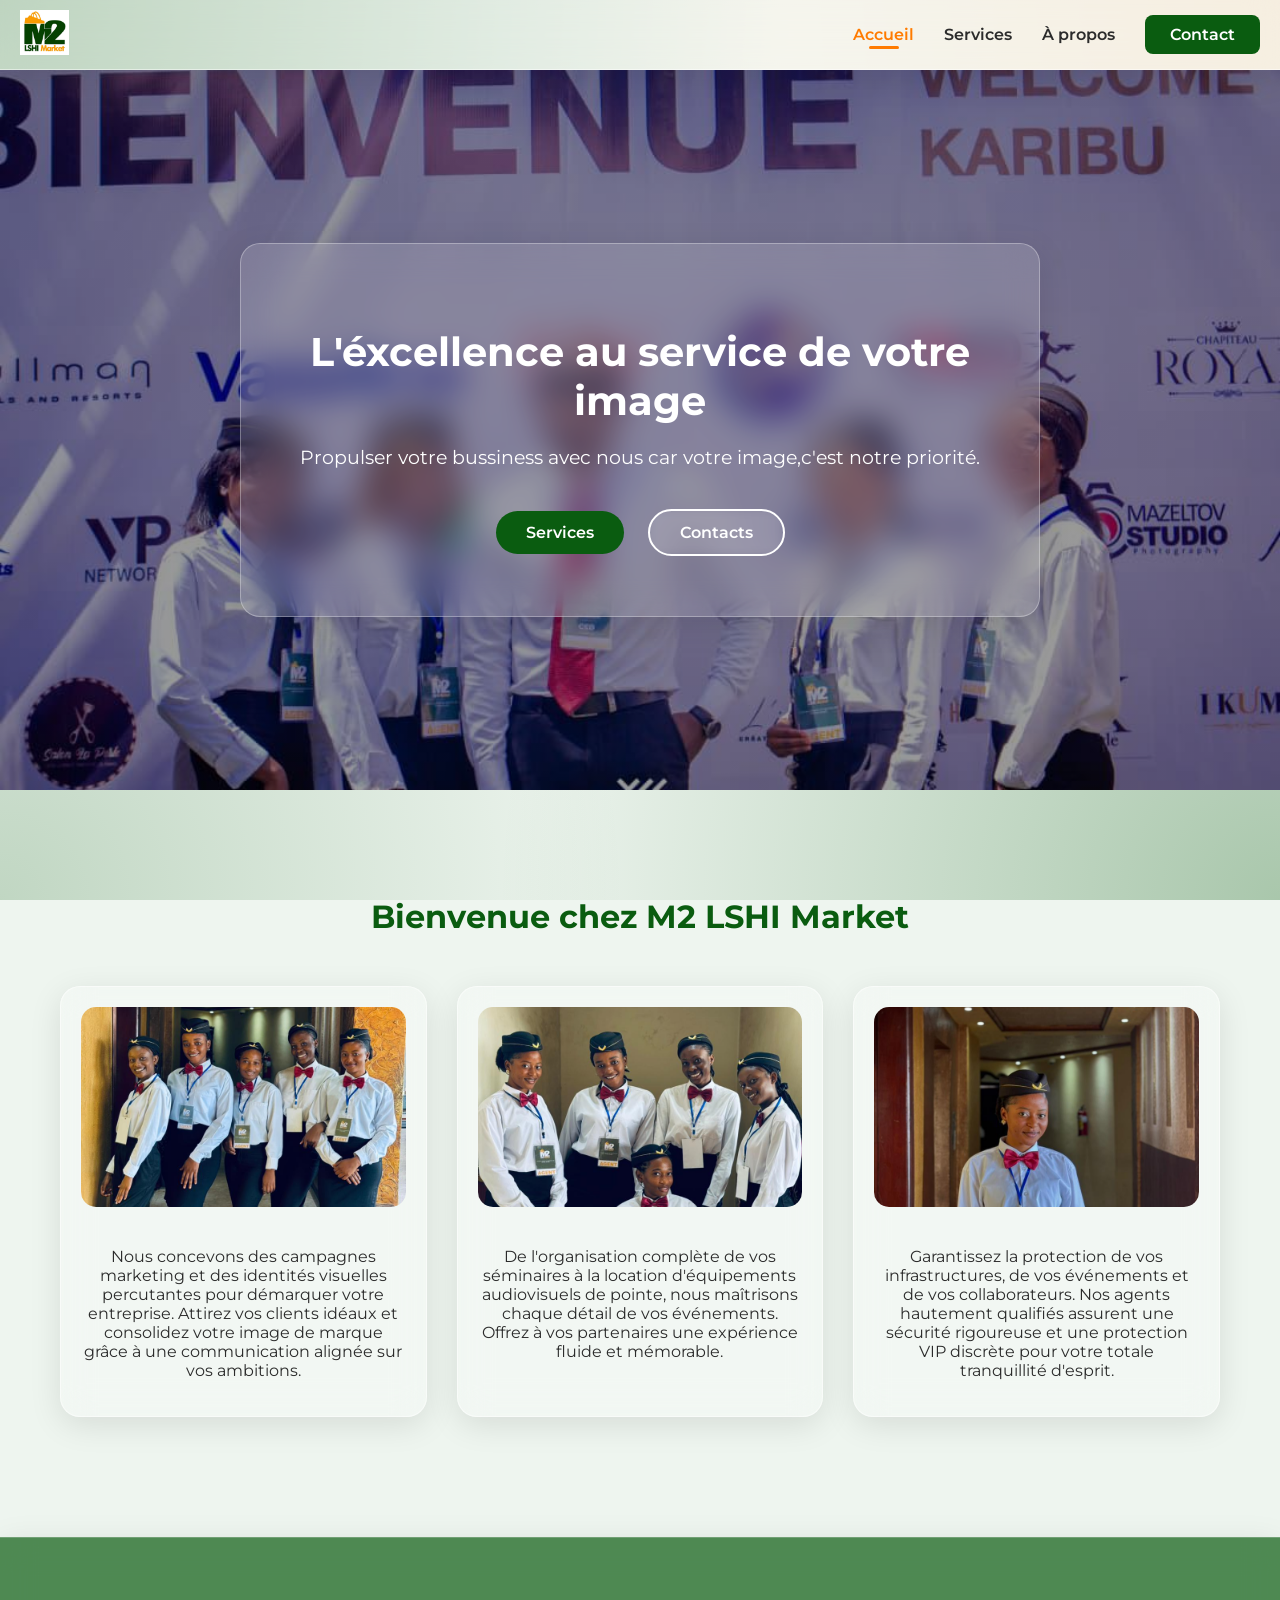
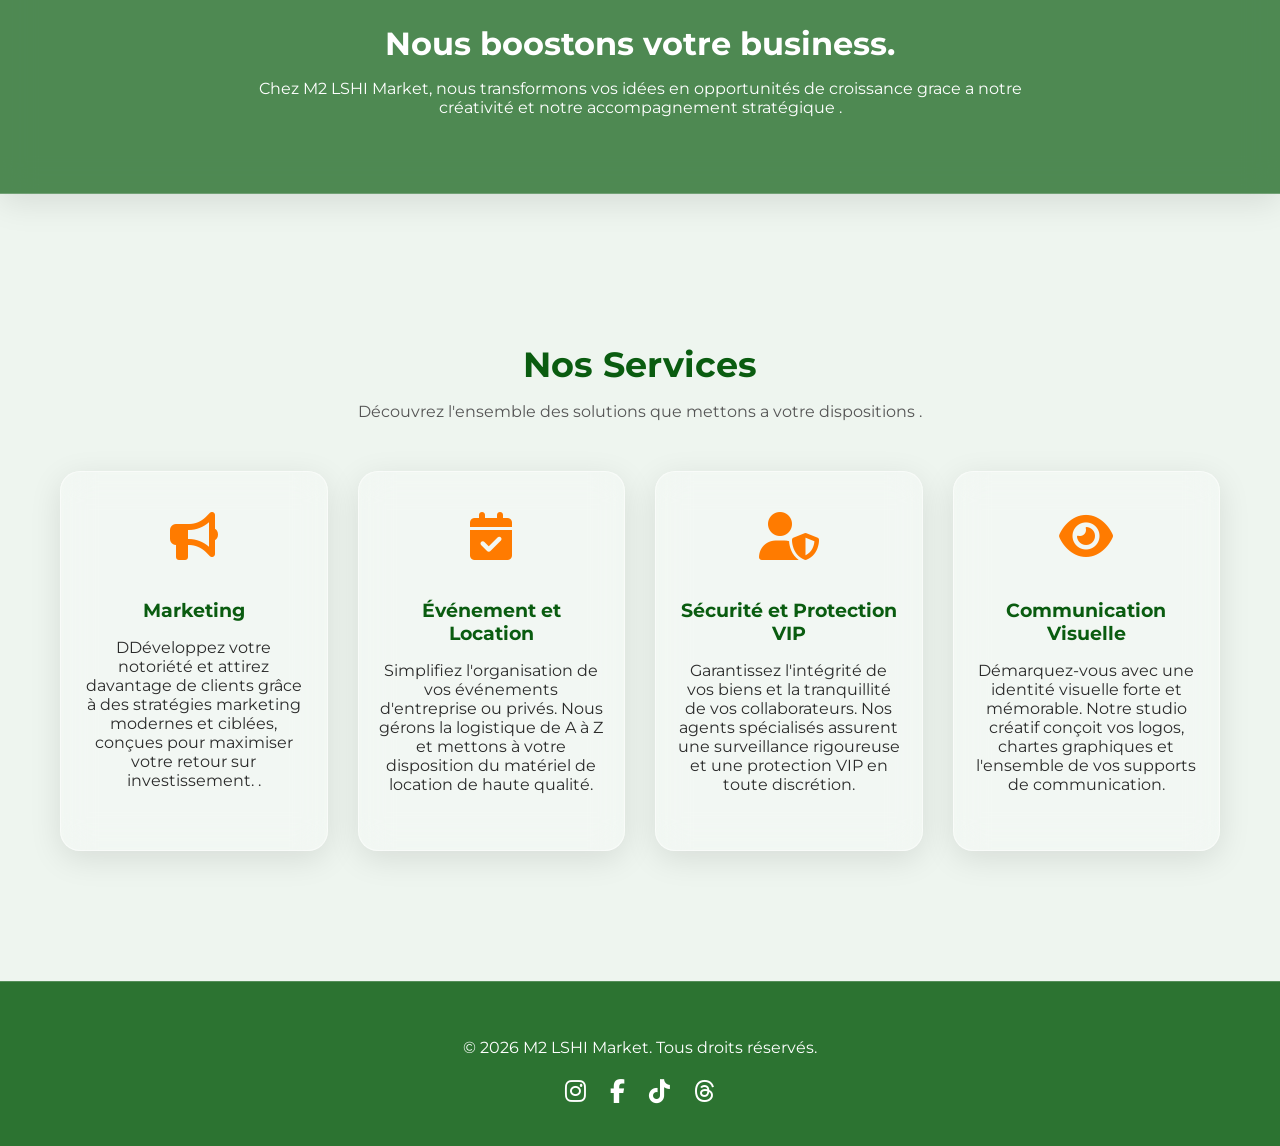
<file: index.html>
<!DOCTYPE html>
<html lang="fr">
<head>
    <meta charset="UTF-8">
    <meta name="viewport" content="width=device-width, initial-scale=1.0">
    <title>M2 LSHI Market - Accueil</title>
    <link rel="stylesheet" href="style.css">
    <link href="https://fonts.googleapis.com/css2?family=Montserrat:wght@400;600;700&display=swap" rel="stylesheet">
    <link rel="stylesheet" href="https://cdnjs.cloudflare.com/ajax/libs/font-awesome/6.4.0/css/all.min.css">
</head>
<body>

    <header class="header">
    <div class="logo">
        <img src="images/m2principale.jpeg" alt="M2 LSHI Market">
    </div>
    
    <input type="checkbox" id="menu-toggle" class="menu-toggle">
    
    <label for="menu-toggle" class="hamburger">
        <span></span>
        <span></span>
        <span></span>
    </label>

    <nav class="navbar">
        <a href="index.html" class="nav-link active">Accueil</a>
        <a href="services.html" class="nav-link">Services</a>
        <a href="a-propos.html" class="nav-link">À propos</a>
        <a href="contact.html" class="nav-link btn-contact">Contact</a>
    </nav>
</header>

    <section id="accueil" class="hero">
        <div class="hero-content">
            <h1>L'éxcellence au service de votre image </h1>
            <p>Propulser votre bussiness avec nous car votre image,c'est notre priorité. </p>
            <div class="hero-buttons">
                <a href="#services" class="btn btn-filled">Services</a>
                <a href="#contact" class="btn btn-outline">Contacts</a>
            </div>
        </div>
    </section>

<section id="a-propos" class="welcome-section">
        <h2>Bienvenue chez M2 LSHI Market</h2>
        <div class="welcome-grid">
            
            <div class="welcome-card">
                <img src="images/carte1.jpeg" alt="Description de l'image 1" class="welcome-img">
                <p>
Nous concevons des campagnes marketing et des identités visuelles percutantes pour démarquer votre entreprise. Attirez vos clients idéaux et consolidez votre image de marque grâce à une communication alignée sur vos ambitions.</p>
            </div>
            
            <div class="welcome-card">
                <img src="images/carte2.jpeg" alt="Description de l'image 2" class="welcome-img">
                <p>De l'organisation complète de vos séminaires à la location d'équipements audiovisuels de pointe, nous maîtrisons chaque détail de vos événements. Offrez à vos partenaires une expérience fluide et mémorable.</p>
            </div>
            
            <div class="welcome-card">
                <img src="images/carte3.jpeg" alt="Description de l'image 3" class="welcome-img">
                <p>Garantissez la protection de vos infrastructures, de vos événements et de vos collaborateurs. Nos agents hautement qualifiés assurent une sécurité rigoureuse et une protection VIP discrète pour votre totale tranquillité d'esprit.</p>
            </div>

        </div>
    </section>

    <section class="green-banner">
        <div class="banner-content">
            <h2>Nous boostons votre business.</h2>
            <p>Chez M2 LSHI Market, nous transformons vos idées  
                en opportunités de croissance grace a notre 
                créativité et notre accompagnement stratégique  .</p>
        </div>
    </section>

    <section id="services" class="services-section">
        <h2>Nos Services</h2>
        <p class="section-subtitle">Découvrez l'ensemble des solutions que mettons a votre dispositions .</p>
        
        <div class="services-grid">
            <div class="service-card">
                <i class="fa-solid fa-bullhorn service-icon"></i>
                <h3>Marketing</h3>
                <p>DDéveloppez votre notoriété et attirez davantage de clients grâce à des stratégies marketing modernes et ciblées, conçues pour maximiser votre retour sur investissement. .</p>
            </div>
            <div class="service-card">
                <i class="fa-solid fa-calendar-check service-icon"></i>
                <h3>Événement et Location</h3>
                <p>Simplifiez l'organisation de vos événements d'entreprise ou privés. Nous gérons la logistique de A à Z et mettons à votre disposition du matériel de location de haute qualité.</p>
            </div>
            <div class="service-card">
                <i class="fa-solid fa-user-shield service-icon"></i>
                <h3>Sécurité et Protection VIP</h3>
                <p>Garantissez l'intégrité de vos biens et la tranquillité de vos collaborateurs. Nos agents spécialisés assurent une surveillance rigoureuse et une protection VIP en toute discrétion.</p>
            </div>
            <div class="service-card">
                <i class="fa-solid fa-eye service-icon"></i>
                <h3>Communication Visuelle</h3>
                <p>Démarquez-vous avec une identité visuelle forte et mémorable. Notre studio créatif conçoit vos logos, chartes graphiques et l'ensemble de vos supports de communication.</p>
            </div>
        </div>
    </section>

    <!-- Footer -->
    <footer id="contact">
        <div class="footer-content">
            <p>&copy; 2026 M2 LSHI Market. Tous droits réservés.</p>
            <div class="social-links">
                <a href="https://www.instagram.com/m2_lshi_market?stkn=bjNrYzIwbng3ZDRu&utm_source=qr" target="_blank" title="Instagram"><i class="fa-brands fa-instagram"></i></a>
                <a href="https://www.facebook.com/profile.php?id=61556672341649&mibextid=wwXIfr&mibextid=wwXIfr" target="_blank" title="Facebook"><i class="fa-brands fa-facebook-f"></i></a>
                <!-- Nouveaux réseaux sociaux -->
                <a href="https://www.tiktok.com/@m2lshimarket?_r=1&_t=ZS-9AAsjNd81lU" target="_blank" title="TikTok"><i class="fa-brands fa-tiktok"></i></a>
                <a href="https://www.threads.com/@m2_lshi_market?invite=0" target="_blank" title="Threads"><i class="fa-brands fa-threads"></i></a>
            </div>
        </div>
    </footer>

    <script src="script.js"></script>
</body>
</html>
</file>
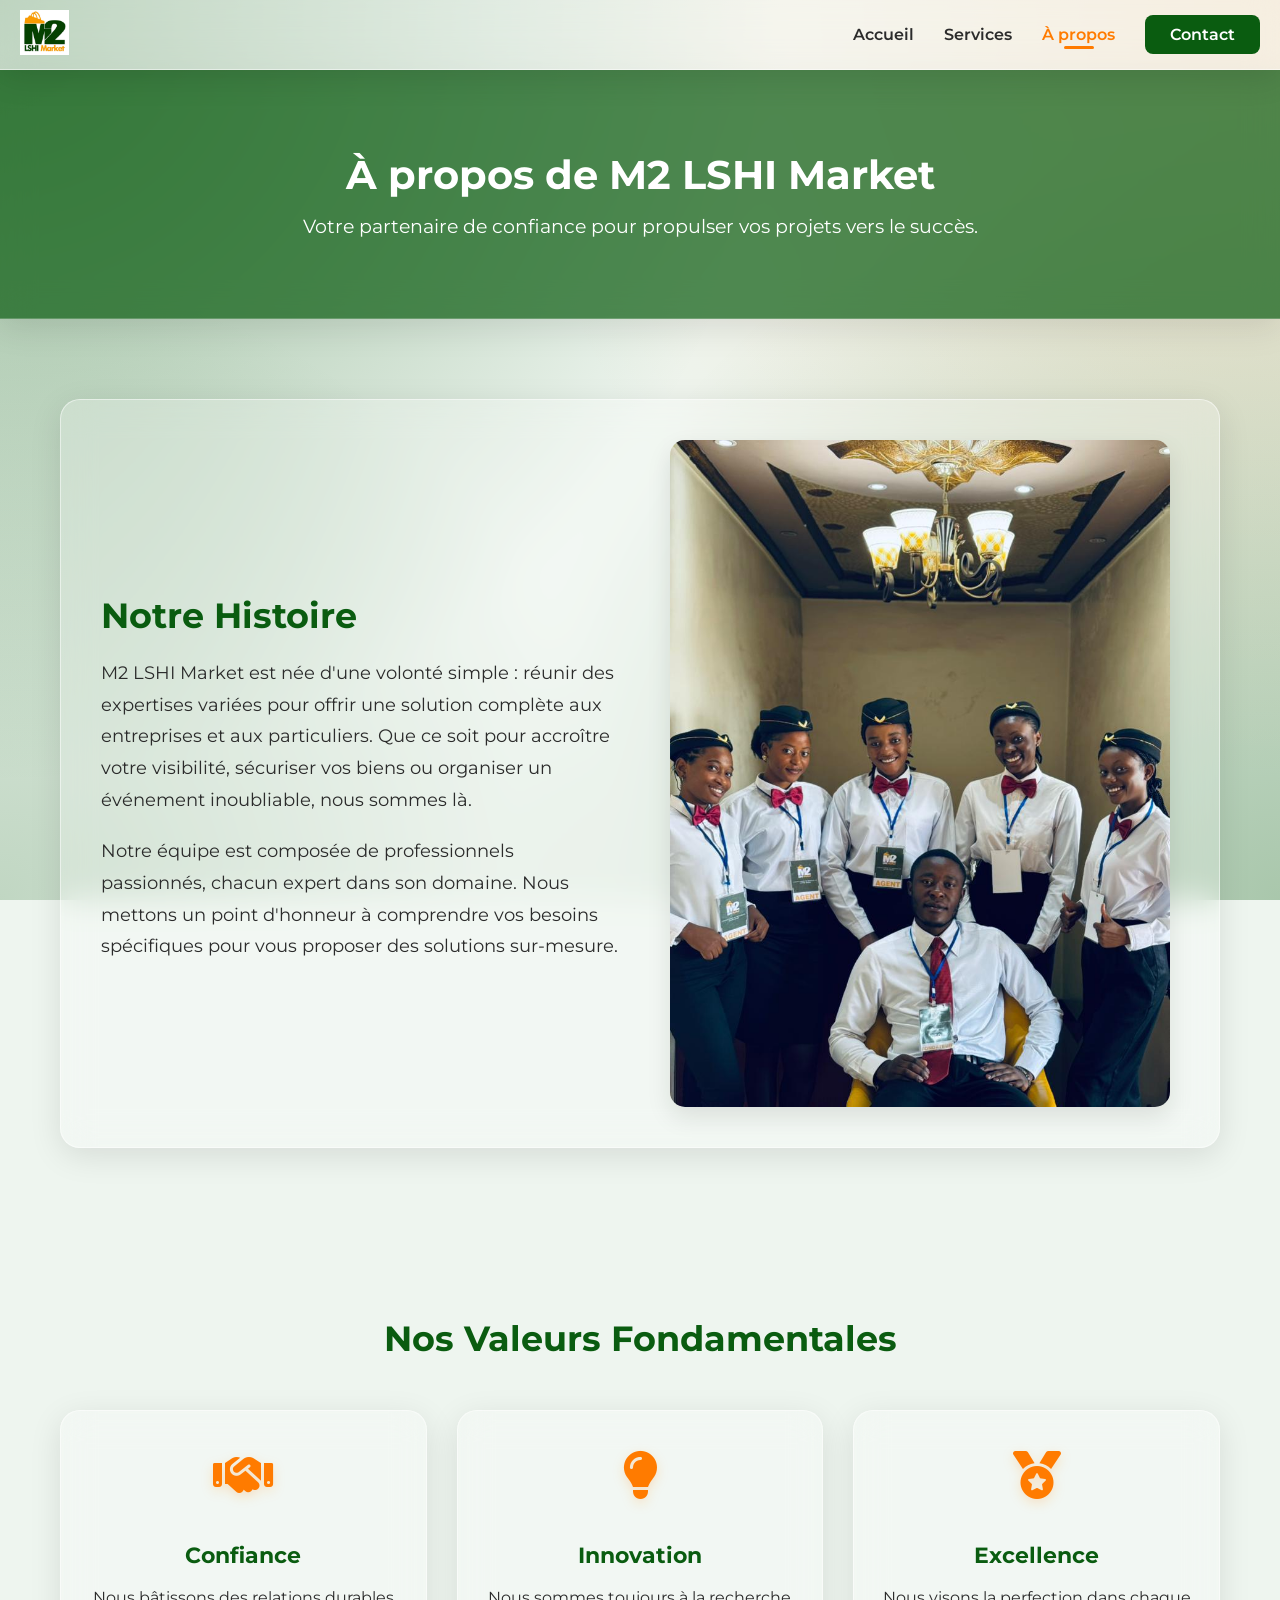
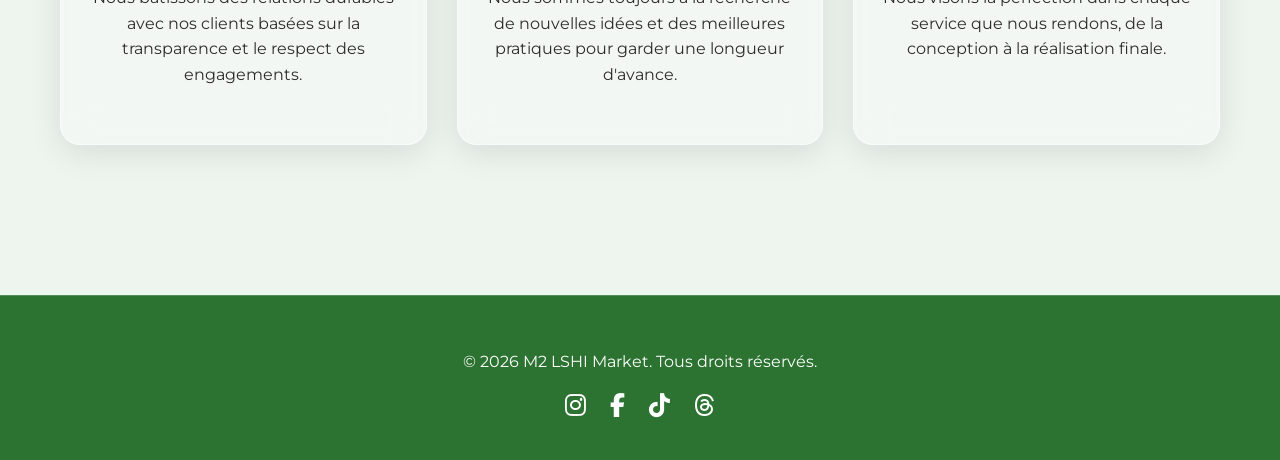
<file: a-propos.html>
<!DOCTYPE html>
<html lang="fr">
<head>
    <meta charset="UTF-8">
    <meta name="viewport" content="width=device-width, initial-scale=1.0">
    <title>À propos - M2 LSHI Market</title>
    <link rel="stylesheet" href="style.css">
    <link href="https://fonts.googleapis.com/css2?family=Montserrat:wght@400;600;700&display=swap" rel="stylesheet">
    <link rel="stylesheet" href="https://cdnjs.cloudflare.com/ajax/libs/font-awesome/6.4.0/css/all.min.css">
</head>
<body>

    <!-- Barre de navigation -->
  <header class="header">
    <div class="logo">
        <img src="images/m2principale.jpeg" alt="M2 LSHI Market">
    </div>
    
    <input type="checkbox" id="menu-toggle" class="menu-toggle">
    
    <label for="menu-toggle" class="hamburger">
        <span></span>
        <span></span>
        <span></span>
    </label>

    <nav class="navbar">
        <a href="index.html" class="nav-link">Accueil</a>
        <a href="services.html" class="nav-link">Services</a>
        <a href="a-propos.html" class="nav-link active">À propos</a>
        <a href="contact.html" class="nav-link btn-contact">Contact</a>
    </nav>
</header>

    <!-- En-tête de la page -->
    <section class="page-header bg-apropos">
        <h1>À propos de M2 LSHI Market</h1>
        <p>Votre partenaire de confiance pour propulser vos projets vers le succès.</p>
    </section>

    <!-- Section Histoire / Qui sommes-nous -->
    <section class="about-main-section">
        <div class="about-container">
            <div class="about-text">
                <h2 style="color: var(--logo-green); margin-bottom: 20px;">Notre Histoire</h2>
                <p>M2 LSHI Market est née d'une volonté simple : réunir des expertises variées pour offrir une solution complète aux entreprises et aux particuliers. Que ce soit pour accroître votre visibilité, sécuriser vos biens ou organiser un événement inoubliable, nous sommes là.</p>
                <p>Notre équipe est composée de professionnels passionnés, chacun expert dans son domaine. Nous mettons un point d'honneur à comprendre vos besoins spécifiques pour vous proposer des solutions sur-mesure.</p>
            </div>
            <div class="about-image-box">
                <!-- Remplace par une photo de ton équipe ou de tes bureaux -->
                <img src="images/carte4.jpeg" alt="L'équipe M2 LSHI Market" class="about-img">
            </div>
        </div>
    </section>

    <!-- Section Nos Valeurs (3 blocs) -->
    <section class="values-section">
        <h2 style="text-align: center; color: var(--logo-green); margin-bottom: 50px;">Nos Valeurs Fondamentales</h2>
        
        <div class="values-grid">
            <div class="value-card">
                <i class="fa-solid fa-handshake value-icon"></i>
                <h3>Confiance</h3>
                <p>Nous bâtissons des relations durables avec nos clients basées sur la transparence et le respect des engagements.</p>
            </div>
            
            <div class="value-card">
                <i class="fa-solid fa-lightbulb value-icon"></i>
                <h3>Innovation</h3>
                <p>Nous sommes toujours à la recherche de nouvelles idées et des meilleures pratiques pour garder une longueur d'avance.</p>
            </div>
            
            <div class="value-card">
                <i class="fa-solid fa-medal value-icon"></i>
                <h3>Excellence</h3>
                <p>Nous visons la perfection dans chaque service que nous rendons, de la conception à la réalisation finale.</p>
            </div>
        </div>
    </section>

     <!-- Footer -->
    <footer id="contact">
        <div class="footer-content">
            <p>&copy; 2026 M2 LSHI Market. Tous droits réservés.</p>
            <div class="social-links">
                <a href="https://www.instagram.com/m2_lshi_market?stkn=bjNrYzIwbng3ZDRu&utm_source=qr" target="_blank" title="Instagram"><i class="fa-brands fa-instagram"></i></a>
                <a href="https://www.facebook.com/profile.php?id=61556672341649&mibextid=wwXIfr&mibextid=wwXIfr" target="_blank" title="Facebook"><i class="fa-brands fa-facebook-f"></i></a>
                <!-- Nouveaux réseaux sociaux -->
                <a href="https://www.tiktok.com/@m2lshimarket?_r=1&_t=ZS-9AAsjNd81lU" target="_blank" title="TikTok"><i class="fa-brands fa-tiktok"></i></a>
                <a href="https://www.threads.com/@m2_lshi_market?invite=0" target="_blank" title="Threads"><i class="fa-brands fa-threads"></i></a>
            </div>
        </div>
    </footer>

    <script src="script.js"></script>
</body>
</html>
</file>
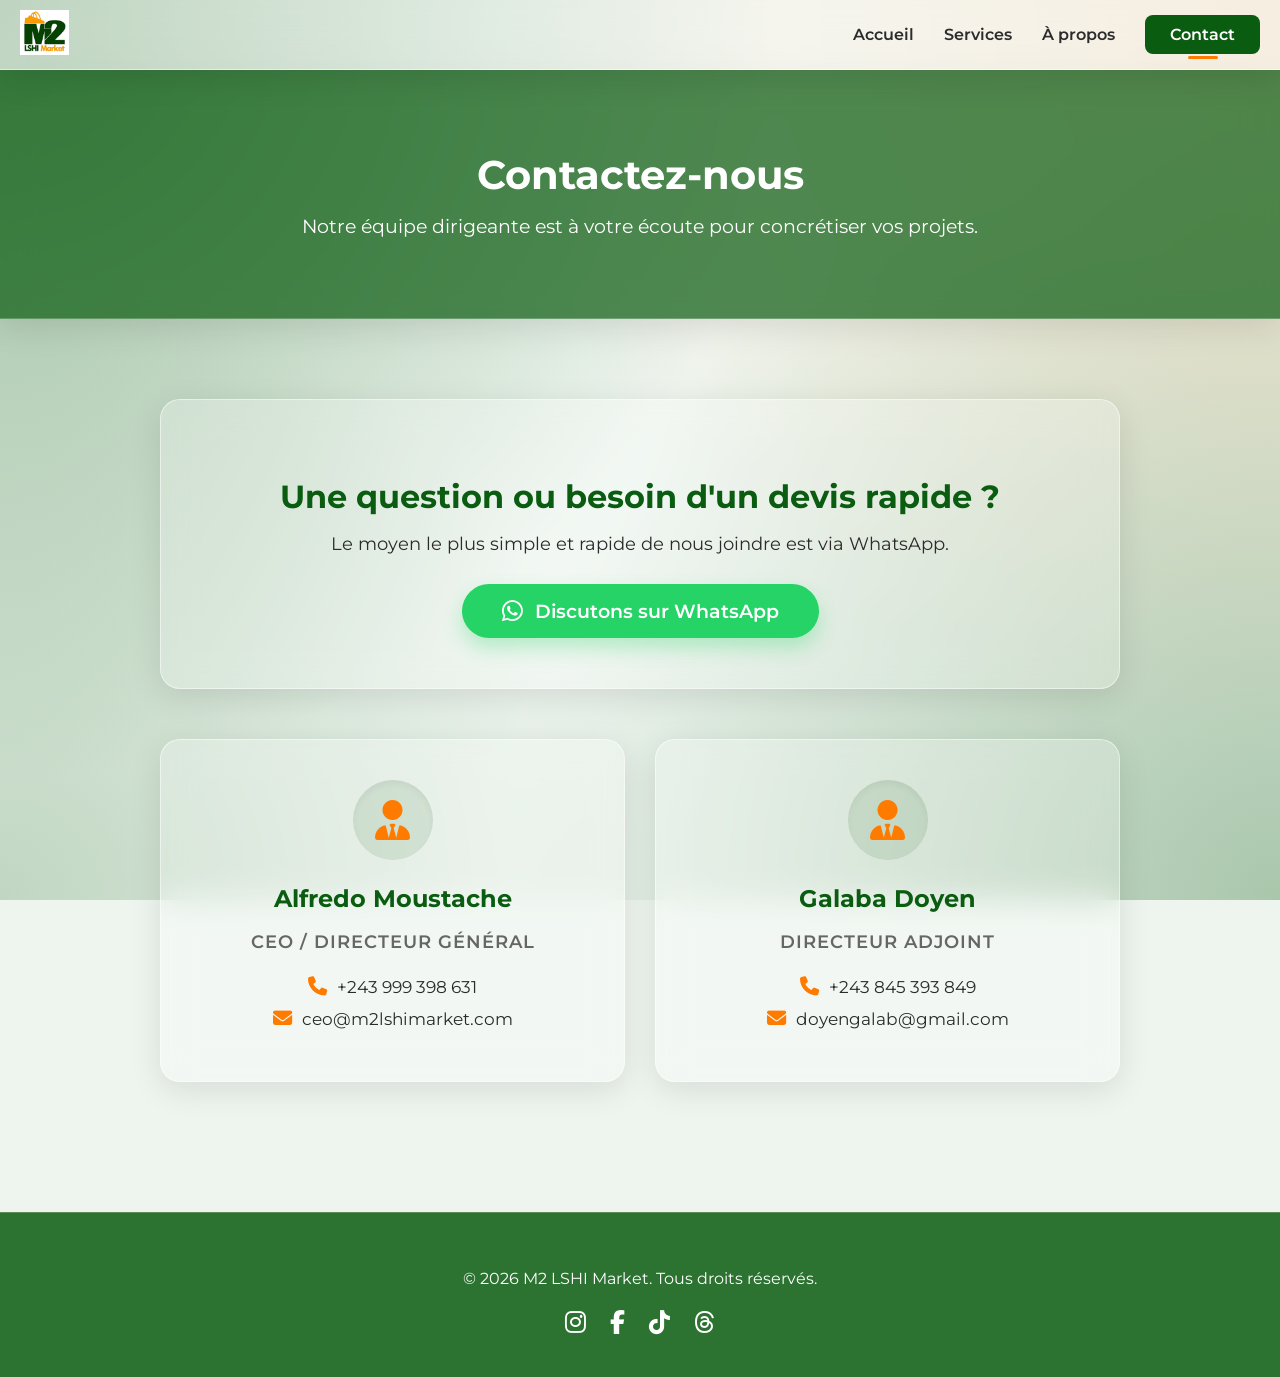
<file: contact.html>
<!DOCTYPE html>
<html lang="fr">
<head>
    <meta charset="UTF-8">
    <meta name="viewport" content="width=device-width, initial-scale=1.0">
    <title>Contact - M2 LSHI Market</title>
    <link rel="stylesheet" href="style.css">
    <link href="https://fonts.googleapis.com/css2?family=Montserrat:wght@400;600;700&display=swap" rel="stylesheet">
    <link rel="stylesheet" href="https://cdnjs.cloudflare.com/ajax/libs/font-awesome/6.4.0/css/all.min.css">
</head>
<body>

    <!-- Barre de navigation -->
    <header class="header">
    <div class="logo">
        <img src="images/m2principale.jpeg" alt="M2 LSHI Market">
    </div>
    
    <input type="checkbox" id="menu-toggle" class="menu-toggle">
    
    <label for="menu-toggle" class="hamburger">
        <span></span>
        <span></span>
        <span></span>
    </label>

    <nav class="navbar">
        <a href="index.html" class="nav-link">Accueil</a>
        <a href="services.html" class="nav-link">Services</a>
        <a href="a-propos.html" class="nav-link">À propos</a>
        <a href="contact.html" class="nav-link btn-contact active">Contact</a>
    </nav>
</header>

    <!-- En-tête de la page -->
    <section class="page-header bg-contact">
        <h1>Contactez-nous</h1>
        <p>Notre équipe dirigeante est à votre écoute pour concrétiser vos projets.</p>
    </section>

    <!-- Section Principale Contact -->
    <section class="contact-main-section">
        
        <!-- Bouton WhatsApp -->
        <div class="whatsapp-container">
            <h2>Une question ou besoin d'un devis rapide ?</h2>
            <p>Le moyen le plus simple et rapide de nous joindre est via WhatsApp.</p>
            <!-- Remplace le numéro ci-dessous par le vrai numéro WhatsApp, sans le "+" ni les espaces -->
            <a href="https://wa.me/243999398631" class="btn-whatsapp" target="_blank">
                <i class="fa-brands fa-whatsapp"></i> Discutons sur WhatsApp
            </a>
        </div>

        <!-- Cartes de la Direction -->
        <div class="team-contact-grid">
            
            <!-- Carte du CEO -->
            <div class="team-card">
                <div class="team-icon">
                    <i class="fa-solid fa-user-tie"></i>
                </div>
                <h3>Alfredo Moustache</h3>
                <p class="team-role">CEO / Directeur Général</p>
                <div class="team-contact-info">
                    <p><i class="fa-solid fa-phone"></i> +243 999 398 631</p>
                    <p><i class="fa-solid fa-envelope"></i> ceo@m2lshimarket.com</p>
                </div>
            </div>

            <!-- Carte du Second (Directeur Adjoint / Manager) -->
            <div class="team-card">
                <div class="team-icon">
                    <i class="fa-solid fa-user-tie"></i>
                </div>
                <h3>Galaba Doyen</h3>
                <p class="team-role">Directeur Adjoint</p>
                <div class="team-contact-info">
                    <p><i class="fa-solid fa-phone"></i> +243 845 393 849</p>
                    <p><i class="fa-solid fa-envelope"></i> doyengalab@gmail.com</p>
                </div>
            </div>

        </div>

    </section>

     <!-- Footer -->
    <footer id="contact">
        <div class="footer-content">
            <p>&copy; 2026 M2 LSHI Market. Tous droits réservés.</p>
            <div class="social-links">
                <a href="https://www.instagram.com/m2_lshi_market?stkn=bjNrYzIwbng3ZDRu&utm_source=qr" target="_blank" title="Instagram"><i class="fa-brands fa-instagram"></i></a>
                <a href="https://www.facebook.com/profile.php?id=61556672341649&mibextid=wwXIfr&mibextid=wwXIfr" target="_blank" title="Facebook"><i class="fa-brands fa-facebook-f"></i></a>
                <!-- Nouveaux réseaux sociaux -->
                <a href="https://www.tiktok.com/@m2lshimarket?_r=1&_t=ZS-9AAsjNd81lU" target="_blank" title="TikTok"><i class="fa-brands fa-tiktok"></i></a>
                <a href="https://www.threads.com/@m2_lshi_market?invite=0" target="_blank" title="Threads"><i class="fa-brands fa-threads"></i></a>
            </div>
        </div>
    </footer>

    <script src="script.js"></script>
</body>
</html>
</file>
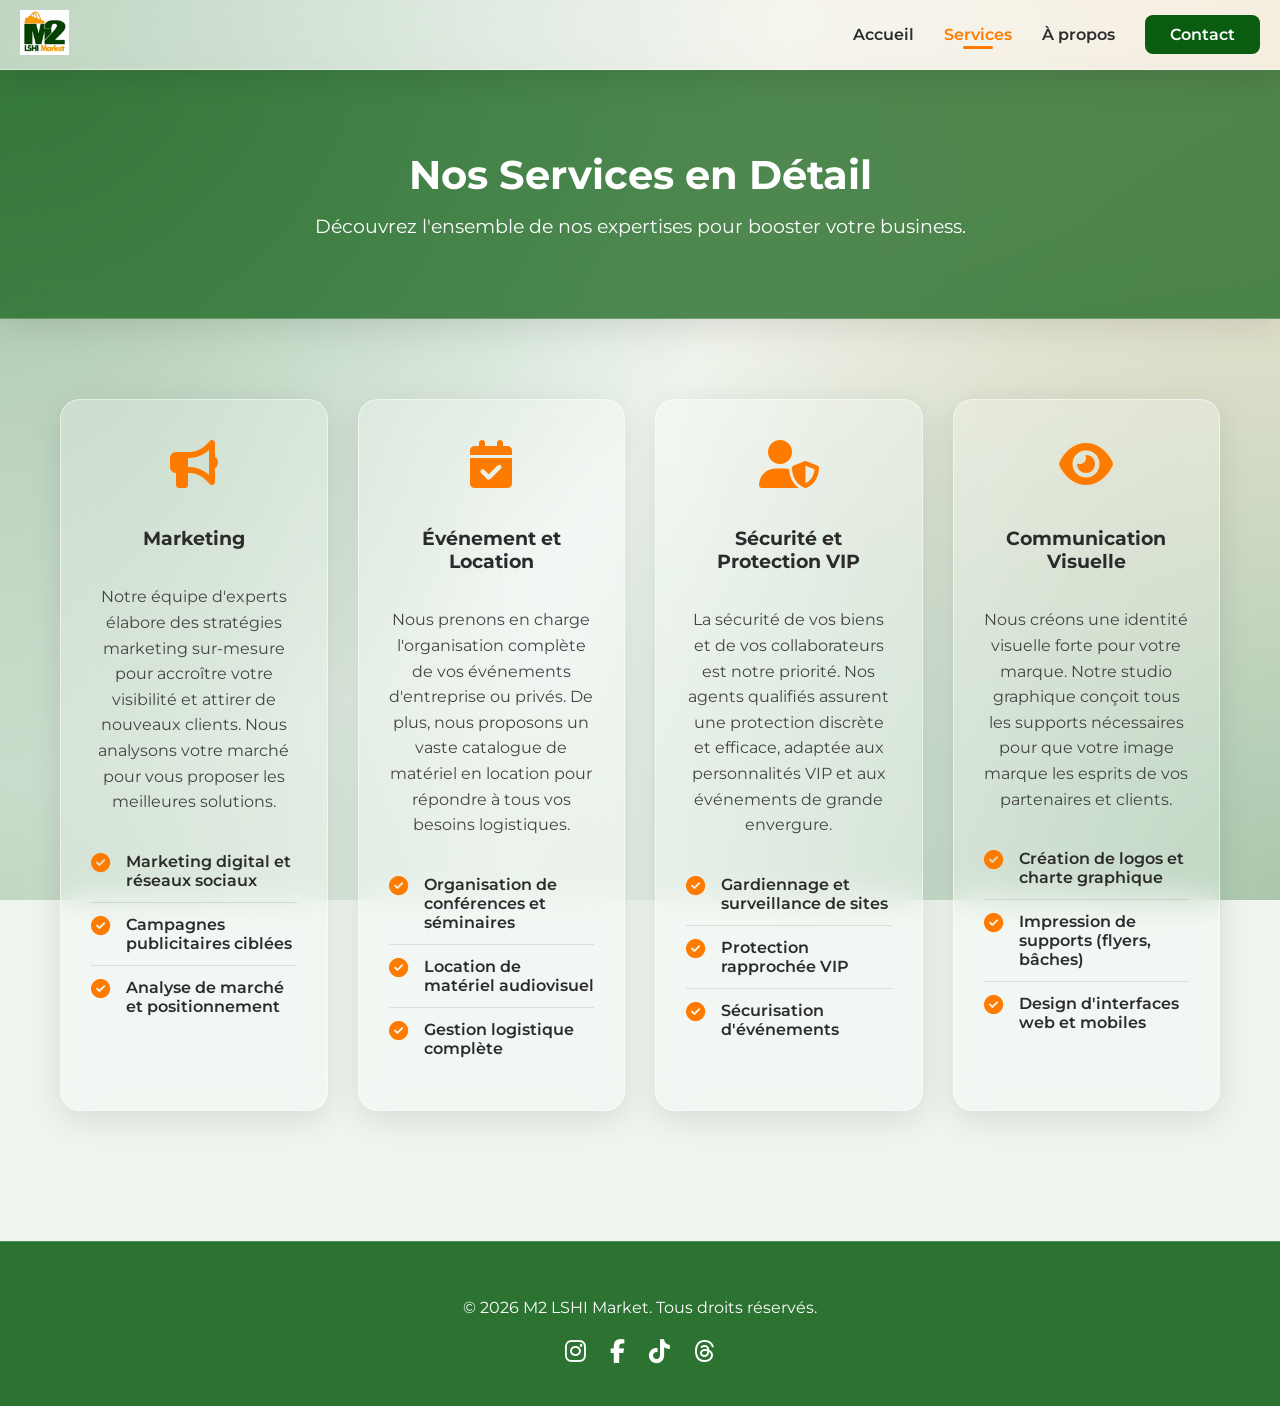
<file: services.html>
<!DOCTYPE html>
<html lang="fr">
<head>
    <meta charset="UTF-8">
    <meta name="viewport" content="width=device-width, initial-scale=1.0">
    <title>Nos Services - M2 LSHI Market</title>
    <link rel="stylesheet" href="style.css">
    <link href="https://fonts.googleapis.com/css2?family=Montserrat:wght@400;600;700&display=swap" rel="stylesheet">
    <link rel="stylesheet" href="https://cdnjs.cloudflare.com/ajax/libs/font-awesome/6.4.0/css/all.min.css">
</head>
<body>

    <header class="header">
    <div class="logo">
        <img src="images/m2principale.jpeg"  alt="M2 LSHI Market">
    </div>
    
    <input type="checkbox" id="menu-toggle" class="menu-toggle">
    
    <label for="menu-toggle" class="hamburger">
        <span></span>
        <span></span>
        <span></span>
    </label>

    <nav class="navbar">
        <a href="index.html" class="nav-link">Accueil</a>
        <a href="services.html" class="nav-link active">Services</a>
        <a href="a-propos.html" class="nav-link">À propos</a>
        <a href="contact.html" class="nav-link btn-contact">Contact</a>
    </nav>
</header>

    <section class="page-header bg-services">
        <h1>Nos Services en Détail</h1>
        <p>Découvrez l'ensemble de nos expertises pour booster votre business.</p>
    </section>

    <section class="services-detail-section">
        <div class="services-grid">
            
            <div class="service-detail-card">
                <i class="fa-solid fa-bullhorn service-icon"></i>
                <h3>Marketing</h3>
                <p>Notre équipe d'experts élabore des stratégies marketing sur-mesure pour accroître votre visibilité et attirer de nouveaux clients. Nous analysons votre marché pour vous proposer les meilleures solutions.</p>
                <ul class="service-list">
                    <li>Marketing digital et réseaux sociaux</li>
                    <li>Campagnes publicitaires ciblées</li>
                    <li>Analyse de marché et positionnement</li>
                </ul>
            </div>

            <div class="service-detail-card">
                <i class="fa-solid fa-calendar-check service-icon"></i>
                <h3>Événement et Location</h3>
                <p>Nous prenons en charge l'organisation complète de vos événements d'entreprise ou privés. De plus, nous proposons un vaste catalogue de matériel en location pour répondre à tous vos besoins logistiques.</p>
                <ul class="service-list">
                    <li>Organisation de conférences et séminaires</li>
                    <li>Location de matériel audiovisuel</li>
                    <li>Gestion logistique complète</li>
                </ul>
            </div>

            <div class="service-detail-card">
                <i class="fa-solid fa-user-shield service-icon"></i>
                <h3>Sécurité et Protection VIP</h3>
                <p>La sécurité de vos biens et de vos collaborateurs est notre priorité. Nos agents qualifiés assurent une protection discrète et efficace, adaptée aux personnalités VIP et aux événements de grande envergure.</p>
                <ul class="service-list">
                    <li>Gardiennage et surveillance de sites</li>
                    <li>Protection rapprochée VIP</li>
                    <li>Sécurisation d'événements</li>
                </ul>
            </div>

            <div class="service-detail-card">
                <i class="fa-solid fa-eye service-icon"></i>
                <h3>Communication Visuelle</h3>
                <p>Nous créons une identité visuelle forte pour votre marque. Notre studio graphique conçoit tous les supports nécessaires pour que votre image marque les esprits de vos partenaires et clients.</p>
                <ul class="service-list">
                    <li>Création de logos et charte graphique</li>
                    <li>Impression de supports (flyers, bâches)</li>
                    <li>Design d'interfaces web et mobiles</li>
                </ul>
            </div>

        </div>
    </section>

 <!-- Footer -->
    <footer id="contact">
        <div class="footer-content">
            <p>&copy; 2026 M2 LSHI Market. Tous droits réservés.</p>
            <div class="social-links">
                <a href="https://www.instagram.com/m2_lshi_market?stkn=bjNrYzIwbng3ZDRu&utm_source=qr" target="_blank" title="Instagram"><i class="fa-brands fa-instagram"></i></a>
                <a href="https://www.facebook.com/profile.php?id=61556672341649&mibextid=wwXIfr&mibextid=wwXIfr" target="_blank" title="Facebook"><i class="fa-brands fa-facebook-f"></i></a>
                <!-- Nouveaux réseaux sociaux -->
                <a href="https://www.tiktok.com/@m2lshimarket?_r=1&_t=ZS-9AAsjNd81lU" target="_blank" title="TikTok"><i class="fa-brands fa-tiktok"></i></a>
                <a href=" https://www.threads.com/@m2_lshi_market?invite=0" target="_blank" title="Threads"><i class="fa-brands fa-threads"></i></a>
            </div>
        </div>
    </footer>
    <script src="script.js"></script>
</body>
</html>
</file>
<file: style.css>
/* ========================================================
   1. VARIABLES & CONFIGURATION GLOBALE
   ======================================================== */
:root {
    --primary-green: #0A5C10;
    --primary-orange: #ff7b00;
    --text-dark: #2b2b2b;
    --text-light: #ffffff;
    
    /* Variables Glassmorphism renforcées */
    --glass-bg: rgba(255, 255, 255, 0.25); /* Plus transparent */
    --glass-border: rgba(255, 255, 255, 0.5);
    --glass-shadow: 0 8px 32px 0 rgba(0, 0, 0, 0.1);
    --glass-blur: blur(16px); /* Flou plus prononcé */
}

html, body {
    margin: 0;
    padding: 0;
    box-sizing: border-box;
    font-family: 'Montserrat', sans-serif;
    color: var(--text-dark);
    color-scheme: light !important;
    
    /* === L'ARRIÈRE-PLAN "AURA" AUX COULEURS DE M2 LSHI MARKET === */
    background-color: #eef5ef; /* Un blanc très légèrement teinté de vert pour la lisibilité */
    background-image: 
        /* Halo vert principal en haut à gauche */
        radial-gradient(circle at 0% 0%, rgba(10, 92, 16, 0.4) 0, transparent 50%),
        /* Halo orange discret en haut à droite */
        radial-gradient(circle at 100% 0%, rgba(255, 123, 0, 0.15) 0, transparent 50%),
        /* Halo vert en bas à droite */
        radial-gradient(circle at 100% 100%, rgba(10, 92, 16, 0.3) 0, transparent 50%),
        /* Petit halo vert en bas à gauche */
        radial-gradient(circle at 0% 100%, rgba(10, 92, 16, 0.2) 0, transparent 40%);
    
    /* L'arrière-plan reste fixe pendant qu'on défile */
    background-attachment: fixed;
    background-size: cover;
    background-repeat: no-repeat;
}
*, *::before, *::after {
    box-sizing: inherit;
}

/* ========================================================
   2. NAVIGATION
   ======================================================== */
.header {
    position: fixed;
    top: 0;
    left: 0;
    width: 100%;
    height: 70px;
    z-index: 1000;
    display: flex;
    justify-content: space-between;
    align-items: center;
    padding: 0 20px;
    
    background: rgba(255, 255, 255, 0.4);
    backdrop-filter: var(--glass-blur);
    -webkit-backdrop-filter: var(--glass-blur);
    border-bottom: 1px solid var(--glass-border);
    box-shadow: var(--glass-shadow);
}

.logo img { height: 45px; width: auto; }
.menu-toggle { display: none; }

.hamburger {
    display: flex;
    flex-direction: column;
    justify-content: space-between;
    width: 30px;
    height: 20px;
    cursor: pointer;
}

.hamburger span {
    display: block;
    height: 3px;
    width: 100%;
    background-color: var(--primary-green);
    border-radius: 3px;
    transition: all 0.3s ease;
}

.navbar {
    position: absolute;
    top: 70px;
    left: 0;
    width: 100%;
    display: none; 
    flex-direction: column;
    align-items: center;
    padding: 20px 0;
    
    background: rgba(255, 255, 255, 0.6);
    backdrop-filter: var(--glass-blur);
    -webkit-backdrop-filter: var(--glass-blur);
    border-bottom: 1px solid var(--glass-border);
    box-shadow: var(--glass-shadow);
}

.nav-link {
    text-decoration: none;
    color: var(--text-dark);
    font-weight: 600;
    padding: 15px 0;
    width: 100%;
    text-align: center;
    transition: color 0.3s;
}

.nav-link:hover { color: var(--primary-green); }

.btn-contact {
    background-color: var(--primary-green);
    color: var(--text-light) !important;
    border-radius: 8px;
    width: 85% !important;
    margin-top: 10px;
}

.menu-toggle:checked ~ .navbar { display: flex; }
.menu-toggle:checked ~ .hamburger span:nth-child(1) { transform: translateY(8px) rotate(45deg); }
.menu-toggle:checked ~ .hamburger span:nth-child(2) { opacity: 0; }
.menu-toggle:checked ~ .hamburger span:nth-child(3) { transform: translateY(-9px) rotate(-45deg); }

@media (min-width: 768px) {
    .hamburger { display: none; }
    .navbar {
        position: static;
        display: flex !important;
        flex-direction: row;
        width: auto;
        background: transparent;
        box-shadow: none;
        backdrop-filter: none;
        border: none;
        padding: 0;
    }
    .nav-link { width: auto; padding: 0 15px; }
    .btn-contact {
        width: auto !important;
        padding: 10px 25px;
        margin-top: 0;
        margin-left: 15px;
        transition: transform 0.3s;
    }
    .btn-contact:hover { transform: scale(1.05); }
}

/* ========================================================
   3. SECTION HERO (ACCUEIL)
   ======================================================== */
.hero {
    margin-top: 70px;
    min-height: 80vh;
    display: flex;
    align-items: center;
    justify-content: center;
    text-align: center;
    padding: 40px 20px;
    background: linear-gradient(rgba(0, 0, 0, 0.4), rgba(0, 0, 0, 0.4)), url('images/imde1.jpeg');
    background-size: cover;
    background-position: center;
}


/* Petite animation de flottement (optionnelle mais très pro) */
@keyframes floatImage {
    0% { transform: translateY(0px); }
    50% { transform: translateY(-10px); }
    100% { transform: translateY(0px); }
}

.hero-content {
    background: rgba(255, 255, 255, 0.15);
    backdrop-filter: var(--glass-blur);
    -webkit-backdrop-filter: var(--glass-blur);
    border: 1px solid rgba(255, 255, 255, 0.3);
    box-shadow: var(--glass-shadow);
    padding: 50px 30px;
    border-radius: 20px;
    max-width: 800px;
    color: var(--text-light);
}

.hero h1 { font-size: 2.5rem; margin-bottom: 20px; }
.hero p { font-size: 1.2rem; margin-bottom: 30px; }

.hero-buttons .btn {
    display: inline-block;
    padding: 12px 30px;
    margin: 10px;
    border-radius: 30px;
    text-decoration: none;
    font-weight: 600;
    transition: all 0.3s ease;
}

.btn-filled { background-color: var(--primary-green); color: var(--text-light); }
.btn-outline { background-color: transparent; color: var(--text-light); border: 2px solid var(--text-light); backdrop-filter: blur(5px); }
.btn:hover { transform: translateY(-3px); box-shadow: 0 5px 15px rgba(0,0,0,0.2); }

/* ========================================================
   4. SECTION BIENVENUE
   ======================================================== */
.welcome-section {
    padding: 80px 20px;
    text-align: center;
    max-width: 1200px;
    margin: 0 auto;
}

.welcome-section h2 { color: var(--primary-green); font-size: 2rem; margin-bottom: 50px; }

.welcome-grid {
    display: grid;
    grid-template-columns: repeat(auto-fit, minmax(300px, 1fr));
    gap: 30px;
}

.welcome-card {
    background: var(--glass-bg);
    backdrop-filter: var(--glass-blur);
    -webkit-backdrop-filter: var(--glass-blur);
    border: 1px solid var(--glass-border);
    box-shadow: var(--glass-shadow);
    border-radius: 20px;
    padding: 20px;
    transition: transform 0.3s ease, background 0.3s ease;
}

.welcome-card:hover {
    transform: translateY(-10px);
    background: rgba(255, 255, 255, 0.4);
}

.welcome-img {
    width: 100%;
    height: 200px;
    object-fit: cover;
    border-radius: 15px;
    margin-bottom: 20px;
}

/* ========================================================
   5. BANNIÈRE VERTE
   ======================================================== */
.green-banner {
    background: rgba(10, 92, 16, 0.7); /* Verre teinté vert */
    backdrop-filter: var(--glass-blur);
    -webkit-backdrop-filter: var(--glass-blur);
    border-top: 1px solid rgba(255,255,255,0.2);
    border-bottom: 1px solid rgba(255,255,255,0.2);
    color: var(--text-light);
    text-align: center;
    padding: 60px 20px;
    margin: 40px 0;
    box-shadow: var(--glass-shadow);
}

.banner-content { max-width: 800px; margin: 0 auto; }
.banner-content h2 { font-size: 2rem; margin-bottom: 15px; }

/* ========================================================
   6. SECTION SERVICES
   ======================================================== */
.services-section {
    padding: 80px 20px;
    text-align: center;
    max-width: 1200px;
    margin: 0 auto;
}

.services-section h2 { color: var(--primary-green); font-size: 2.2rem; margin-bottom: 10px; }
.section-subtitle { margin-bottom: 50px; color: #555; }

.services-grid {
    display: grid;
    grid-template-columns: repeat(auto-fit, minmax(250px, 1fr));
    gap: 30px;
}

.service-card {
    background: var(--glass-bg);
    backdrop-filter: var(--glass-blur);
    -webkit-backdrop-filter: var(--glass-blur);
    border: 1px solid var(--glass-border);
    box-shadow: var(--glass-shadow);
    border-radius: 20px;
    padding: 40px 20px;
    transition: all 0.3s ease;
}

.service-card:hover {
    transform: translateY(-8px);
    background: rgba(255, 255, 255, 0.4);
}

.service-icon { font-size: 3rem; color: var(--primary-orange); margin-bottom: 20px; }
.service-card h3 { color: var(--primary-green); margin-bottom: 15px; }

/* ========================================================
   7. FOOTER
   ======================================================== */
footer {
    background: rgba(10, 92, 16, 0.85); /* Verre foncé */
    backdrop-filter: var(--glass-blur);
    -webkit-backdrop-filter: var(--glass-blur);
    color: var(--text-light);
    text-align: center;
    padding: 40px 20px;
    margin-top: 50px;
    border-top: 1px solid rgba(255,255,255,0.2);
}

.social-links { margin-top: 20px; }
.social-links a { color: var(--text-light); font-size: 1.5rem; margin: 0 10px; transition: color 0.3s; }
.social-links a:hover { color: var(--primary-orange); }

















/* ========================================================
   8. PAGE SERVICES (DÉTAILS)
   ======================================================== */
.page-header {
    margin-top: 70px; /* Pour éviter que le menu fixe ne cache le texte */
    padding: 80px 20px;
    text-align: center;
    
    /* Effet Verre Teinté Vert pour l'en-tête */
    background: rgba(10, 92, 16, 0.7); 
    backdrop-filter: var(--glass-blur);
    -webkit-backdrop-filter: var(--glass-blur);
    color: var(--text-light);
    border-bottom: 1px solid rgba(255, 255, 255, 0.2);
    box-shadow: var(--glass-shadow);
}

.page-header h1 {
    margin: 0 0 15px 0;
    font-size: 2.5rem;
}

.page-header p {
    font-size: 1.2rem;
    max-width: 800px;
    margin: 0 auto;
    opacity: 0.9;
}

.services-detail-section {
    padding: 80px 20px;
    max-width: 1200px;
    margin: 0 auto;
}

/* Cartes détaillées en verre */
.service-detail-card {
    background: var(--glass-bg);
    backdrop-filter: var(--glass-blur);
    -webkit-backdrop-filter: var(--glass-blur);
    border: 1px solid var(--glass-border);
    box-shadow: var(--glass-shadow);
    border-radius: 20px;
    padding: 40px 30px;
    transition: all 0.3s ease;
    display: flex;
    flex-direction: column;
    align-items: center;
    text-align: center;
}

.service-detail-card:hover {
    transform: translateY(-8px);
    background: rgba(255, 255, 255, 0.4);
    box-shadow: 0 15px 35px rgba(0, 0, 0, 0.15);
}

.service-detail-card p {
    line-height: 1.6;
    margin-bottom: 25px;
    color: #444; /* Un peu plus foncé pour la lisibilité */
}

/* Style des listes à puces à l'intérieur des cartes */
.service-list {
    list-style: none;
    padding: 0;
    margin: 0;
    text-align: left;
    width: 100%;
}

.service-list li {
    padding: 12px 0 12px 35px;
    border-bottom: 1px solid rgba(0, 0, 0, 0.1);
    position: relative;
    font-weight: 600;
    color: var(--text-dark);
}

.service-list li:last-child {
    border-bottom: none;
}

/* Ajout d'une icône de validation orange devant chaque puce */
.service-list li::before {
    content: '\f058'; /* Code de l'icône "Check Circle" de FontAwesome */
    font-family: 'Font Awesome 6 Free';
    font-weight: 900;
    color: var(--primary-orange);
    position: absolute;
    left: 0;
    top: 13px;
    font-size: 1.2rem;
}
























/* ========================================================
   9. PAGE À PROPOS
   ======================================================== */

/* Section Notre Histoire */
.about-main-section {
    padding: 80px 20px;
    max-width: 1200px;
    margin: 0 auto;
}

.about-container {
    display: flex;
    flex-wrap: wrap;
    align-items: center;
    gap: 40px;
    /* Transformation de la boîte principale en grande carte de verre */
    background: var(--glass-bg);
    backdrop-filter: var(--glass-blur);
    -webkit-backdrop-filter: var(--glass-blur);
    border: 1px solid var(--glass-border);
    box-shadow: var(--glass-shadow);
    border-radius: 20px;
    padding: 40px;
}

.about-text {
    flex: 1;
    min-width: 300px;
}

.about-text h2 {
    color: var(--primary-green) !important; /* Remplacement de la couleur en ligne du HTML */
    font-size: 2.2rem;
    margin-bottom: 20px;
}

.about-text p {
    font-size: 1.1rem;
    line-height: 1.8;
    color: var(--text-dark);
    margin-bottom: 20px;
}

.about-image-box {
    flex: 1;
    min-width: 300px;
    display: flex;
    justify-content: center;
}

.about-img {
    width: 100%;
    max-width: 500px;
    border-radius: 15px;
    /* Une petite ombre autour de l'image pour la détacher du fond en verre */
    box-shadow: 0 10px 25px rgba(0, 0, 0, 0.1);
}

/* Section Nos Valeurs */
.values-section {
    padding: 60px 20px 100px 20px;
    max-width: 1200px;
    margin: 0 auto;
}

.values-section h2 {
    color: var(--primary-green) !important;
    font-size: 2.2rem;
}

.values-grid {
    display: grid;
    grid-template-columns: repeat(auto-fit, minmax(250px, 1fr));
    gap: 30px;
}

.value-card {
    /* Style carte de verre */
    background: var(--glass-bg);
    backdrop-filter: var(--glass-blur);
    -webkit-backdrop-filter: var(--glass-blur);
    border: 1px solid var(--glass-border);
    box-shadow: var(--glass-shadow);
    border-radius: 20px;
    padding: 40px 20px;
    text-align: center;
    transition: transform 0.3s ease, background 0.3s ease;
}

.value-card:hover {
    transform: translateY(-8px);
    background: rgba(255, 255, 255, 0.4);
}

.value-icon {
    font-size: 3rem;
    color: var(--primary-orange);
    margin-bottom: 20px;
    /* Petit effet lumineux autour de l'icône */
    filter: drop-shadow(0 4px 6px rgba(255, 123, 0, 0.2));
}

.value-card h3 {
    color: var(--primary-green);
    margin-bottom: 15px;
    font-size: 1.4rem;
}

.value-card p {
    color: var(--text-dark);
    line-height: 1.6;
}

/* Ajustement responsive pour la section histoire */
@media (max-width: 768px) {
    .about-container {
        flex-direction: column;
        text-align: center;
        padding: 30px 20px;
    }
}



























/* ========================================================
   10. PAGE CONTACT
   ======================================================== */

.contact-main-section {
    padding: 80px 20px;
    max-width: 1000px;
    margin: 0 auto;
    display: flex;
    flex-direction: column;
    gap: 50px; /* Espace entre le bloc WhatsApp et les cartes de la direction */
}

/* --- Conteneur Principal WhatsApp --- */
.whatsapp-container {
    background: var(--glass-bg);
    backdrop-filter: var(--glass-blur);
    -webkit-backdrop-filter: var(--glass-blur);
    border: 1px solid var(--glass-border);
    box-shadow: var(--glass-shadow);
    border-radius: 20px;
    padding: 50px 30px;
    text-align: center;
    transition: transform 0.3s ease;
}

.whatsapp-container:hover {
    background: rgba(255, 255, 255, 0.4);
}

.whatsapp-container h2 {
    color: var(--primary-green);
    margin-bottom: 15px;
    font-size: 2rem;
}

.whatsapp-container p {
    margin-bottom: 30px;
    font-size: 1.1rem;
    color: var(--text-dark);
}

/* Bouton WhatsApp Spécifique */
.btn-whatsapp {
    display: inline-flex;
    align-items: center;
    justify-content: center;
    gap: 12px;
    background-color: #25D366; /* Vert officiel de WhatsApp */
    color: #ffffff;
    font-size: 1.2rem;
    font-weight: 600;
    text-decoration: none;
    padding: 15px 40px;
    border-radius: 50px;
    box-shadow: 0 10px 20px rgba(37, 211, 102, 0.3);
    transition: all 0.3s ease;
}

.btn-whatsapp:hover {
    transform: translateY(-5px) scale(1.02);
    box-shadow: 0 15px 25px rgba(37, 211, 102, 0.4);
    background-color: #1ebd5a;
    color: #ffffff;
}

.btn-whatsapp i {
    font-size: 1.5rem;
}

/* --- Grille de l'équipe de Direction --- */
.team-contact-grid {
    display: grid;
    grid-template-columns: repeat(auto-fit, minmax(300px, 1fr));
    gap: 30px;
}

.team-card {
    background: var(--glass-bg);
    backdrop-filter: var(--glass-blur);
    -webkit-backdrop-filter: var(--glass-blur);
    border: 1px solid var(--glass-border);
    box-shadow: var(--glass-shadow);
    border-radius: 20px;
    padding: 40px 20px;
    text-align: center;
    transition: transform 0.3s ease;
}

.team-card:hover {
    transform: translateY(-8px);
    background: rgba(255, 255, 255, 0.4);
}

.team-icon {
    width: 80px;
    height: 80px;
    background: rgba(10, 92, 16, 0.1);
    border-radius: 50%;
    display: flex;
    justify-content: center;
    align-items: center;
    margin: 0 auto 20px auto;
    color: var(--primary-orange);
    font-size: 2.5rem;
    box-shadow: inset 0 4px 6px rgba(0,0,0,0.05);
}

.team-card h3 {
    color: var(--primary-green);
    font-size: 1.5rem;
    margin-bottom: 5px;
}

.team-role {
    font-weight: 600;
    color: #666;
    margin-bottom: 25px;
    font-size: 1.1rem;
    text-transform: uppercase;
    letter-spacing: 1px;
}

.team-contact-info p {
    margin: 12px 0;
    font-size: 1.05rem;
    display: flex;
    align-items: center;
    justify-content: center;
    gap: 10px;
    color: var(--text-dark);
}

/* Icônes Téléphone et Email */
.team-contact-info i {
    color: var(--primary-orange);
    font-size: 1.2rem;
}















/* --- Ligne sous la page active --- */
.nav-link.active {
    color: var(--primary-orange);
}

@media (min-width: 768px) {
    .nav-link {
        position: relative;
    }
    
    .nav-link.active::after {
        content: '';
        position: absolute;
        bottom: -5px;
        left: 50%;
        transform: translateX(-50%);
        width: 30px;
        height: 3px;
        background-color: var(--primary-orange);
        border-radius: 2px;
    }
}
























/* ========================================================
   11. ANIMATION AU DÉFILEMENT (SCROLL REVEAL)
   ======================================================== */

/* État initial : l'élément est invisible et légèrement descendu */
.scroll-reveal {
    opacity: 0;
    transform: translateY(40px);
    transition: opacity 0.8s ease-out, transform 0.8s ease-out;
}

/* État final : l'élément devient visible et remonte à sa place */
.scroll-reveal.is-visible { /* <-- C'est ici que ça change */
    opacity: 1;
    transform: translateY(0);
}
</file>
